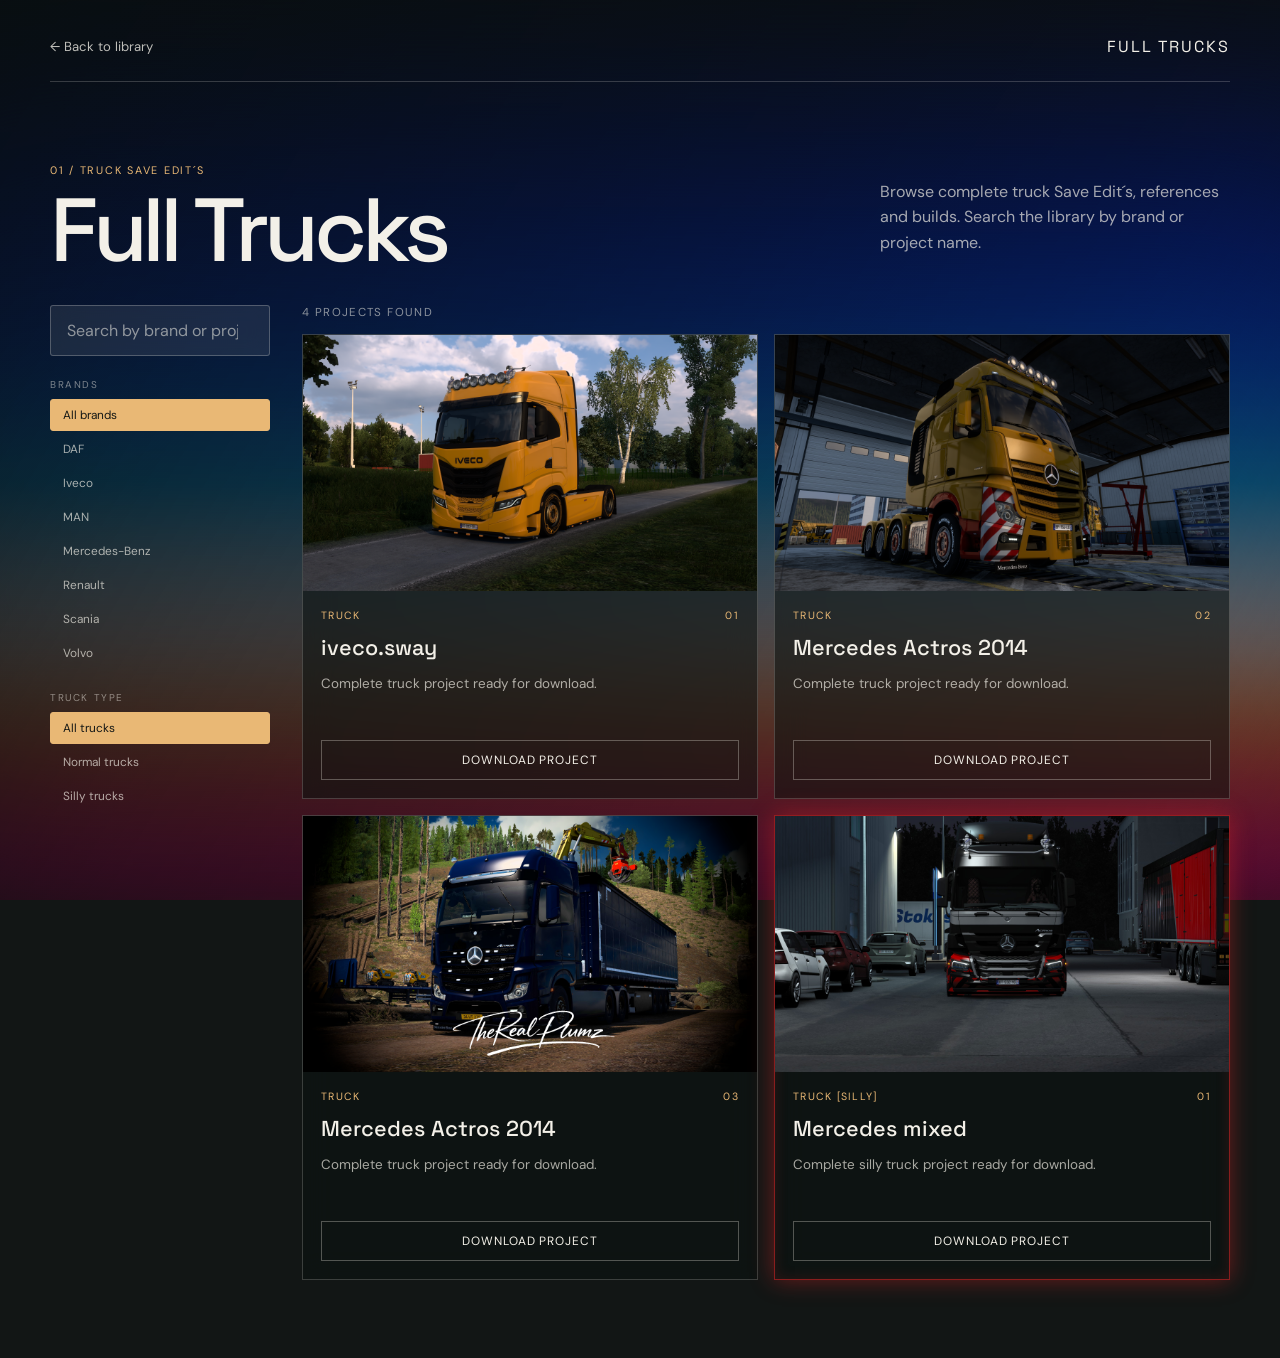
<file: Save edit sections/full-trucks.html>
<!doctype html>
<html lang="en">
  <head>
    <meta charset="UTF-8" />
    <meta name="viewport" content="width=device-width, initial-scale=1.0" />
    <title>Full Trucks | Project library</title>
    <link rel="icon" type="image/png" href="../img/favicon.png" />
    <link rel="stylesheet" href="../project-pages.css" />
  </head>
  <body class="project-page" data-category="Full Trucks">
    <div class="project-shell">
      <nav class="project-nav">
        <a class="project-back" href="../dashboard.html">&larr; Back to library</a>
        <span class="project-brand">Full Trucks</span>
      </nav>
      <header class="project-intro">
        <div>
          <span class="project-kicker">01 / Truck Save Edit´s</span>
          <h1>Full Trucks</h1>
        </div>
        <p>Browse complete truck Save Edit´s, references and builds. Search the library by brand or project name.</p>
      </header>
      <div class="project-layout">
        <aside class="project-sidebar">
          <input class="project-search" id="project-search" type="search" placeholder="Search by brand or project name..." />
          <div>
            <div class="project-sidebar-label">Brands</div>
            <div class="category-filter" id="brand-filter">
              <button class="category-chip active" data-brand="all" type="button">All brands</button>
              <button class="category-chip" data-brand="daf" type="button">DAF</button>
              <button class="category-chip" data-brand="iveco" type="button">Iveco</button>
              <button class="category-chip" data-brand="man" type="button">MAN</button>
              <button class="category-chip" data-brand="mercedes" type="button">Mercedes-Benz</button>
              <button class="category-chip" data-brand="renault" type="button">Renault</button>
              <button class="category-chip" data-brand="scania" type="button">Scania</button>
              <button class="category-chip" data-brand="volvo" type="button">Volvo</button>
            </div>
          </div>
          <div>
            <div class="project-sidebar-label">Truck type</div>
            <div class="category-filter" id="category-filter">
              <button class="category-chip active" data-cat="all" type="button">All trucks</button>
              <button class="category-chip" data-cat="normal" type="button">Normal trucks</button>
              <button class="category-chip" data-cat="silly" type="button">Silly trucks</button>
            </div>
          </div>
        </aside>
        <div class="project-content">
          <div class="project-results" id="project-results"></div>
          <main class="post-grid">
        <!--
        ============================================================
        CARD TEMPLATE — copy & paste inside <main class="post-grid">
        Change the 5 values marked with ← CHANGE

        data-brand: set to the truck brand (daf, iveco, man, mercedes,
        renault, scania, volvo). Must match a data-brand in #brand-filter.

        SILLY TRUCKS: add  data-category="silly"  to the <article> tag.
        The card gets a red LED border and appears under "Silly trucks".
        Cards without it appear under "Normal trucks".

        Example:
        <article class="post-card" data-brand="iveco" data-category="silly" data-title="..." data-file="...">
        ============================================================
        -->

        <!-- ==============================Truck01============================== -->
        <article class="post-card" data-brand="iveco" data-title="Iveco sway" data-file="../img/truck.txt/truck01.txt">
          <img class="post-image" src="../img/truck.img/truck01.png" alt="Truck 01 project" />
          <div class="post-info">
            <div class="post-meta"><span>Truck</span><span>01</span></div>
            <h2>iveco.sway</h2>
            <p>Complete truck project ready for download.</p>
            <button class="post-open" type="button">Download project</button>
          </div>
        </article>

        <!-- ==============================Truck02============================== -->
        <article class="post-card" data-brand="mercedes" data-title="Mercedes Actros 2014" data-file="../img/truck.txt/truck02.txt">
          <img class="post-image" src="../img/truck.img/truck02.png" alt="Truck 02 project" />
          <div class="post-info">
            <div class="post-meta"><span>Truck</span><span>02</span></div>
            <h2>Mercedes Actros 2014</h2>
            <p>Complete truck project ready for download.</p>
            <button class="post-open" type="button">Download project</button>
          </div>
        </article>

        <!-- ==============================Truck03============================== -->
        <article class="post-card" data-brand="mercedes" data-title="Mercedes Actros 2014" data-file="../img/truck.txt/truck03.txt">
          <img class="post-image" src="../img/truck.img/truck03.png" alt="Truck 03 project" />
          <div class="post-info">
            <div class="post-meta"><span>Truck</span><span>03</span></div>
            <h2>Mercedes Actros 2014</h2>
            <p>Complete truck project ready for download.</p>
            <button class="post-open" type="button">Download project</button>
          </div>
        </article>

        <!--============================================================
        --------------------CARD TEMPLATE Truck [normal] — End----------
        ============================================================ -->


        <!--~+~+~+~+~+~+~+~+~+~+~+~+~+~+~+~+~+~+~+~+~+~+~+~+~+~+~+~+~+~+
        -----------------CARD TEMPLATE Truck [silly] — start------------
        ~+~+~+~+~+~+~+~+~+~+~+~+~+~+~+~+~+~+~+~+~+~+~+~+~+~+~+~+~+~+~-->

        <!-- ~+~+~+~+~+~+~+~+~+~silly-Truck01~+~+~+~+~+~+~+~+~+~ -->
        <article class="post-card" data-category="silly" data-brand="mercedes" data-title="Mercedes mixed" data-file="../img/truck.txt/silly-truck01.txt">
          <img class="post-image" src="../img/truck.img/silly-truck01.png" alt="Silly Truck 01 project" />
          <div class="post-info">
            <div class="post-meta"><span>Truck [Silly]</span><span>01</span></div>
            <h2>Mercedes mixed</h2>
            <p>Complete silly truck project ready for download.</p>
            <button class="post-open" type="button">Download project</button>
          </div>
        </article>

        <!--~+~+~+~+~+~+~+~+~+~+~+~+~+~+~+~+~+~+~+~+~+~+~+~+~+~+~+~+~+~+
        --------------------CARD TEMPLATE Truck [silly] — End---------
        ~+~+~+~+~+~+~+~+~+~+~+~+~+~+~+~+~+~+~+~+~+~+~+~+~+~+~+~+~+~+~-->

      </main>
        </div>
      </div>
    </div>
    <div class="modal" id="post-modal" aria-hidden="true">
      <div class="modal-box">
        <button class="modal-close" id="modal-close" type="button" aria-label="Close">&times;</button>
        <img class="modal-image" id="modal-image" alt="" />
        <div class="modal-details"><h2 id="modal-title"></h2><div class="modal-actions"><a class="modal-action" id="download-image" download>Download project</a><button class="modal-action" id="preview-toggle" type="button">Code preview</button></div></div>
        <pre class="code-preview" id="code-preview"></pre>
      </div>
    </div>
    <script src="../project-pages.js"></script>
  </body>
</html>
</file>
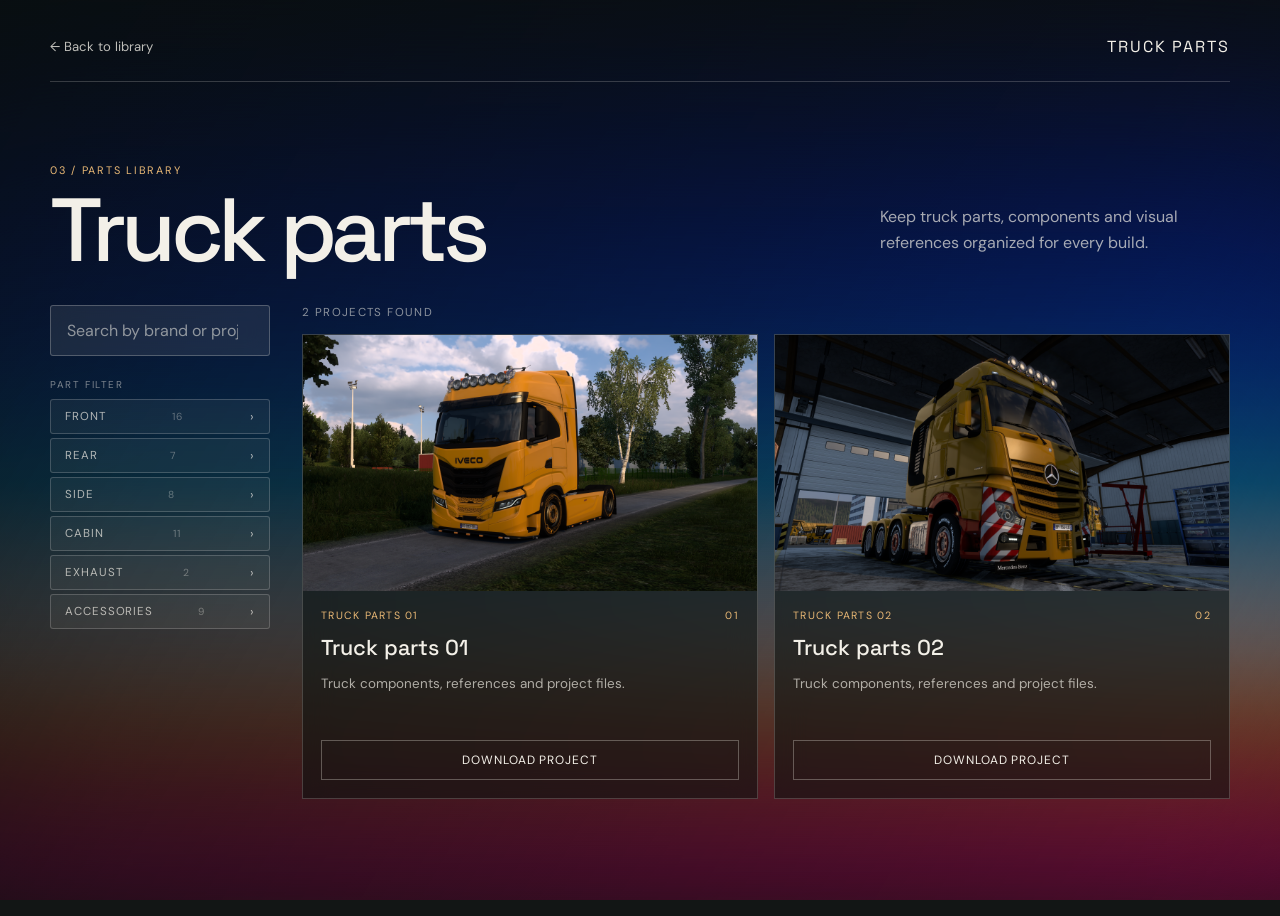
<file: Save edit sections/truck-parts.html>
<!doctype html>
<html lang="en">
  <head>
    <meta charset="UTF-8" />
    <meta name="viewport" content="width=device-width, initial-scale=1.0" />
    <title>Truck parts | Project library</title>
    <link rel="icon" type="image/png" href="../img/favicon.png" />
    <link rel="stylesheet" href="../project-pages.css" />
  </head>
  <body class="project-page" data-category="Truck parts" data-all-tags="beacon b_grill codrv_plate codrv_seat cor_def curtain_f decals doorhndl doorstep doortrim drv_plate exhaust_l exhaust_r filter fmtglss_mid f_badge f_bumper f_chs_logo f_fender_cab f_grill f_inlay_chs f_intake_bar f_intake_cab f_light_chs f_logo f_mirror f_mudflap f_turn_light f_wnd_frame hl_guard intlight_bck l_horn mirror mir_guard r_bumper r_chs_cover r_deflector r_fender r_fendr_top r_grill r_horn r_mudflap set_lglass sideskirt steering_w sunshld s_deflector s_guard s_mirror s_panel s_strip tank windowtrim">
    <div class="project-shell">
      <nav class="project-nav"><a class="project-back" href="../dashboard.html">&larr; Back to library</a><span class="project-brand">Truck parts</span></nav>
      <header class="project-intro"><div><span class="project-kicker">03 / Parts library</span><h1>Truck parts</h1></div><p>Keep truck parts, components and visual references organized for every build.</p>      </header>

      <div class="project-layout">
        <aside class="project-sidebar">
          <input class="project-search" id="project-search" type="search" placeholder="Search by brand or project name..." />
          <div>
            <div class="project-sidebar-label">Part Filter</div>
            <div class="tag-filter" id="tag-filter"></div>
          </div>
        </aside>
        <div class="project-content">
          <div class="project-results" id="project-results"></div>
          <main class="post-grid">
        <!--
        ============================================================
        CARD TEMPLATE — copy & paste inside <main class="post-grid">
        in any of these pages:
        full-trucks.html / full-trailers.html / truck-parts.html / trailer-parts.html
        Change the 5 values marked with ← CHANGE
        ============================================================
        -->

        <!-- ==============================TruckParts01============================== -->
        <article class="post-card" data-title="Truck parts 01" data-file="../save-edits/truck-parts-01.txt" data-tags="f_logo f_bumper f_grill">
          <img class="post-image" src="../img/truck01.png" alt="Truck parts 01 project" />
          <div class="post-info">
            <div class="post-meta"><span>Truck parts 01</span><span>01</span></div>
            <h2>Truck parts 01</h2>
            <p>Truck components, references and project files.</p>
            <button class="post-open" type="button">Download project</button>
          </div>
        </article>

        <!-- ==============================TruckParts02============================== -->
        <article class="post-card" data-title="Truck parts 02" data-file="../save-edits/truck-parts-02.txt" data-tags="f_turn_light f_mirror f_mudflap">
          <img class="post-image" src="../img/truck02.png" alt="Truck parts 02 project" />
          <div class="post-info">
            <div class="post-meta"><span>Truck parts 02</span><span>02</span></div>
            <h2>Truck parts 02</h2>
            <p>Truck components, references and project files.</p>
            <button class="post-open" type="button">Download project</button>
          </div>
        </article>

        <!--============================================================
        --------------------CARD TEMPLATE — End-------------------------
        ============================================================ -->
      </main>
        </div>
      </div>
    </div>
    <div class="modal" id="post-modal" aria-hidden="true"><div class="modal-box"><button class="modal-close" id="modal-close" type="button" aria-label="Close">&times;</button><img class="modal-image" id="modal-image" alt="" /><div class="modal-details"><h2 id="modal-title"></h2><div class="modal-actions"><a class="modal-action" id="download-image" download>Download project</a><button class="modal-action" id="preview-toggle" type="button">Code preview</button></div></div><pre class="code-preview" id="code-preview"></pre></div></div>
    <script src="../project-pages.js"></script>
  </body>
</html>
</file>
<file: project-pages.css>
@import url("https://fonts.googleapis.com/css2?family=DM+Sans:wght@400;500;600;700&family=Space+Grotesk:wght@400;500;600&display=swap");

.project-page { min-height: 100vh; color: #f3f0e8; background: #121615 url("./img/aurora-nova.svg") center / cover fixed; font-family: "DM Sans", sans-serif; }
.project-page::before { content: ""; position: fixed; inset: 0; background: linear-gradient(120deg, rgba(8, 14, 14, .88), rgba(8, 14, 14, .52)); pointer-events: none; }
.project-shell { position: relative; z-index: 1; width: min(1180px, calc(100% - 48px)); margin: auto; padding: 28px 0 70px; }
.project-nav { display: flex; align-items: center; justify-content: space-between; padding-bottom: 24px; border-bottom: 1px solid rgba(243,240,232,.2); }
.project-back { color: #f3f0e8; text-decoration: none; font-size: .82rem; opacity: .78; }.project-back:hover { opacity: 1; color: #e9b875; }
.project-brand { font-family: "Space Grotesk", sans-serif; font-size: 1rem; letter-spacing: .12em; text-transform: uppercase; }
.project-intro { display: flex; justify-content: space-between; align-items: end; gap: 24px; padding: 76px 0 34px; }.project-intro h1 { margin: 10px 0 0; font-family: "Space Grotesk", sans-serif; font-size: clamp(2.6rem, 7vw, 6rem); font-weight: 500; letter-spacing: -.06em; line-height: .92; }.project-intro p { max-width: 350px; color: rgba(243,240,232,.68); line-height: 1.6; }.project-kicker { color: #e9b875; font-size: .68rem; letter-spacing: .16em; text-transform: uppercase; }
.project-layout { display: grid; grid-template-columns: 220px 1fr; gap: 32px; align-items: start; }
.project-sidebar { position: sticky; top: 28px; display: flex; flex-direction: column; gap: 22px; }
.project-sidebar-label { color: rgba(243,240,232,.5); font-size: .62rem; letter-spacing: .16em; text-transform: uppercase; margin-bottom: 8px; }
.project-search { width: 100%; padding: 14px 16px; border: 1px solid rgba(243,240,232,.25); border-radius: 3px; outline: none; background: rgba(243,240,232,.09); color: #f3f0e8; font: inherit; backdrop-filter: blur(12px); }.project-search::placeholder { color: rgba(243,240,232,.55); }.project-search:focus { border-color: #e9b875; }
.tag-filter { display: flex; flex-direction: column; gap: 4px; margin: 0; }
.tag-group-header { display: flex; align-items: center; justify-content: space-between; width: 100%; padding: 9px 14px; border: 1px solid rgba(243,240,232,.2); border-radius: 3px; background: rgba(243,240,232,.05); color: rgba(243,240,232,.7); cursor: pointer; font: inherit; font-size: .72rem; text-transform: uppercase; letter-spacing: .08em; transition: all .2s ease; }
.tag-group-header:hover { border-color: #e9b875; color: #e9b875; }
.tag-group-header .tag-group-count { opacity: .5; font-size: .64rem; }
.tag-group-header .tag-group-arrow { transition: transform .2s ease; font-size: .8rem; line-height: 1; }
.tag-group.open > .tag-group-header .tag-group-arrow { transform: rotate(90deg); }
.tag-group-items { display: none; flex-direction: column; gap: 2px; padding: 4px 0 6px 10px; border-left: 1px solid rgba(243,240,232,.12); margin-left: 8px; }
.tag-group.open > .tag-group-items { display: flex; }
.tag-chip { display: block; width: 100%; padding: 7px 12px; border: 1px solid transparent; border-radius: 3px; background: transparent; color: rgba(243,240,232,.68); cursor: pointer; font: inherit; font-size: .74rem; text-align: left; transition: all .2s ease; }
.tag-chip:hover { border-color: #e9b875; color: #e9b875; }
.tag-chip.active { background: #e9b875; color: #151816; border-color: #e9b875; }
.category-filter { display: flex; flex-direction: column; gap: 2px; }
.category-chip { display: block; width: 100%; padding: 7px 12px; border: 1px solid transparent; border-radius: 3px; background: transparent; color: rgba(243,240,232,.68); cursor: pointer; font: inherit; font-size: .74rem; text-align: left; transition: all .2s ease; }
.category-chip:hover { border-color: #e9b875; color: #e9b875; }
.category-chip.active { background: #e9b875; color: #151816; border-color: #e9b875; }
.category-chip[data-cat="silly"].active { background: #dc2626; border-color: #dc2626; color: #fff; }
.project-content { min-width: 0; }
.project-results { margin: 0 0 14px; color: rgba(243,240,232,.56); font-size: .72rem; letter-spacing: .12em; text-transform: uppercase; }.post-grid { display: grid; grid-template-columns: repeat(2, 1fr); gap: 16px; }.post-card { position: relative; overflow: hidden; border: 1px solid rgba(243,240,232,.2); background: rgba(12,18,17,.56); backdrop-filter: blur(15px); transition: transform .25s ease, border-color .25s ease, box-shadow .25s ease; }.post-card:hover { transform: translateY(-4px); border-color: rgba(233,184,117,.8); }.post-card[data-category="silly"] { border-color: rgba(220,38,38,.6); box-shadow: 0 0 22px rgba(220,38,38,.45), inset 0 0 14px rgba(220,38,38,.15); }.post-card[data-category="silly"]:hover { border-color: rgba(220,38,38,.85); box-shadow: 0 0 34px rgba(220,38,38,.6), inset 0 0 20px rgba(220,38,38,.22); }.post-image { display: block; width: 100%; aspect-ratio: 16 / 9; object-fit: cover; cursor: zoom-in; }.post-info { padding: 18px; }.post-meta { display: flex; justify-content: space-between; color: #e9b875; font-size: .66rem; letter-spacing: .12em; text-transform: uppercase; }.post-info h2 { margin: 12px 0 8px; font-family: "Space Grotesk", sans-serif; font-size: 1.35rem; font-weight: 500; }.post-info p { min-height: 48px; margin-bottom: 18px; color: rgba(243,240,232,.68); font-size: .84rem; line-height: 1.5; }.post-open { width: 100%; padding: 11px 14px; border: 1px solid rgba(243,240,232,.3); background: transparent; color: #f3f0e8; cursor: pointer; font: inherit; font-size: .75rem; text-transform: uppercase; letter-spacing: .08em; }.post-open:hover { background: #f3f0e8; color: #151816; }
.modal { position: fixed; z-index: 10; inset: 0; display: grid; place-items: center; padding: 24px; background: rgba(4,8,8,.78); backdrop-filter: blur(14px); opacity: 0; pointer-events: none; transition: opacity .25s ease; }.modal.open { opacity: 1; pointer-events: auto; }.modal-box { position: relative; width: min(980px, 100%); max-height: 90vh; overflow: auto; padding: 20px; border: 1px solid rgba(243,240,232,.3); background: rgba(20,26,24,.92); }.modal-close { position: absolute; top: 14px; right: 14px; width: 36px; height: 36px; border: 1px solid rgba(243,240,232,.35); background: rgba(0,0,0,.3); color: #fff; cursor: pointer; }.modal-image { display: block; width: 100%; max-height: 58vh; object-fit: contain; background: #090d0c; }.modal-details { display: flex; align-items: center; justify-content: space-between; gap: 15px; padding-top: 18px; }.modal-details h2 { margin: 0; font-family: "Space Grotesk", sans-serif; font-weight: 500; }.modal-actions { display: flex; gap: 8px; }.modal-action { padding: 10px 14px; border: 1px solid rgba(243,240,232,.35); background: transparent; color: #f3f0e8; text-decoration: none; cursor: pointer; font: inherit; font-size: .75rem; }.modal-action:hover { background: #f3f0e8; color: #151816; }.code-preview { display: none; margin-top: 16px; padding: 16px; overflow: auto; background: #0b100f; color: #b8d3bd; font: .78rem/1.6 Consolas, monospace; }.code-preview.open { display: block; }
@media (max-width: 760px) { .project-shell { width: min(100% - 28px, 560px); }.project-layout { grid-template-columns: 1fr; gap: 18px; }.project-sidebar { position: static; }.post-grid { grid-template-columns: 1fr; }.modal-details { display: block; }.modal-actions { margin-top: 15px; } }

/* Tool detail page */
.tool-detail { display: flex; flex-direction: column; gap: 48px; padding-top: 20px; }
.tool-detail-section { display: flex; flex-direction: column; gap: 16px; }
.tool-detail-label { color: rgba(243,240,232,.5); font-size: .62rem; letter-spacing: .16em; text-transform: uppercase; }
.tool-detail-steps { display: grid; grid-template-columns: repeat(2, 1fr); gap: 24px; }
.tool-detail-step h3 { margin: 0 0 12px; font-family: "Space Grotesk", sans-serif; font-size: 1.1rem; font-weight: 500; color: #e9b875; }
.tool-detail-step .tool-detail-image { max-width: 100%; }
.tool-detail-link { display: flex; align-items: center; justify-content: space-between; gap: 16px; padding: 20px 24px; border: 1px solid rgba(243,240,232,.25); border-radius: 3px; background: rgba(243,240,232,.09); color: #f3f0e8; text-decoration: none; font: inherit; font-size: .9rem; font-weight: 500; backdrop-filter: blur(12px); transition: border-color .2s ease, background .2s ease; }
.tool-detail-link:hover { border-color: #e9b875; background: rgba(233,184,117,.12); }
.tool-detail-arrow { font-size: 1.2rem; color: #e9b875; }
@media (max-width: 760px) { .tool-detail-steps { grid-template-columns: 1fr; } }
</file>
